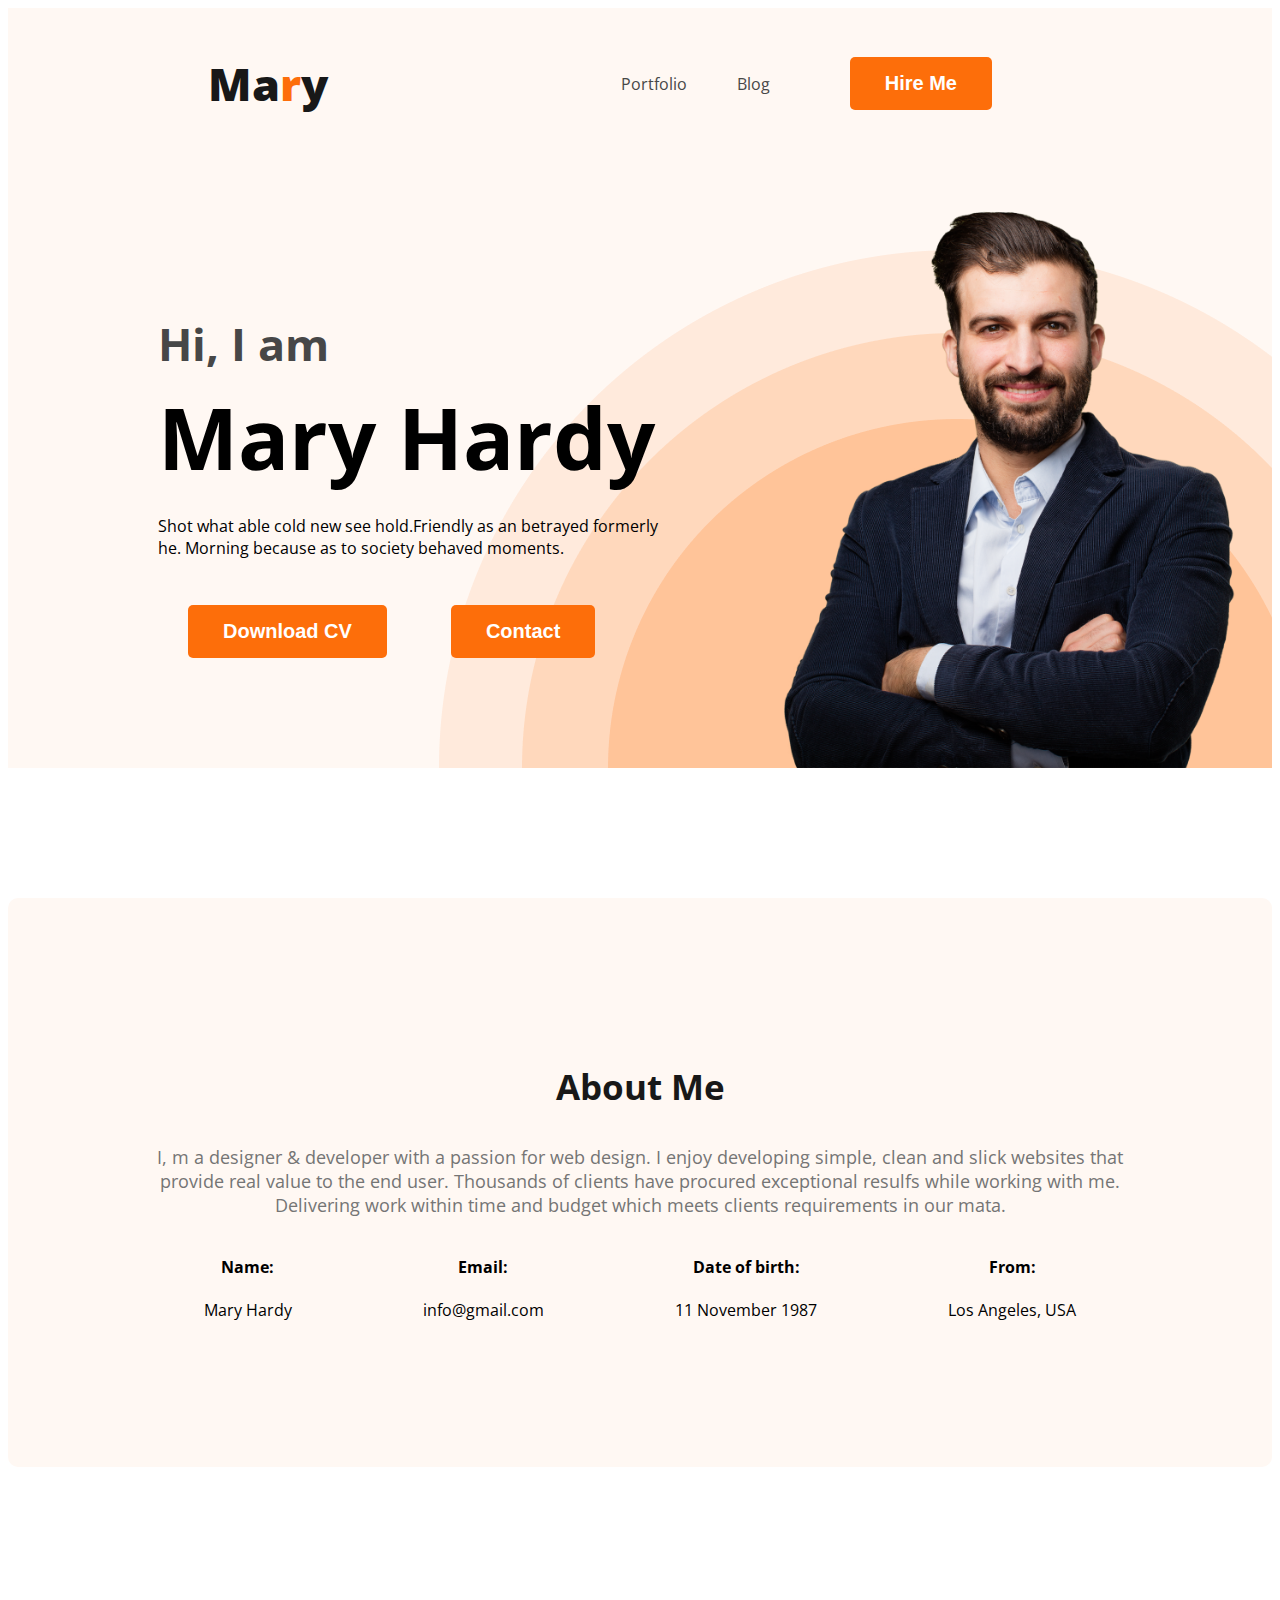
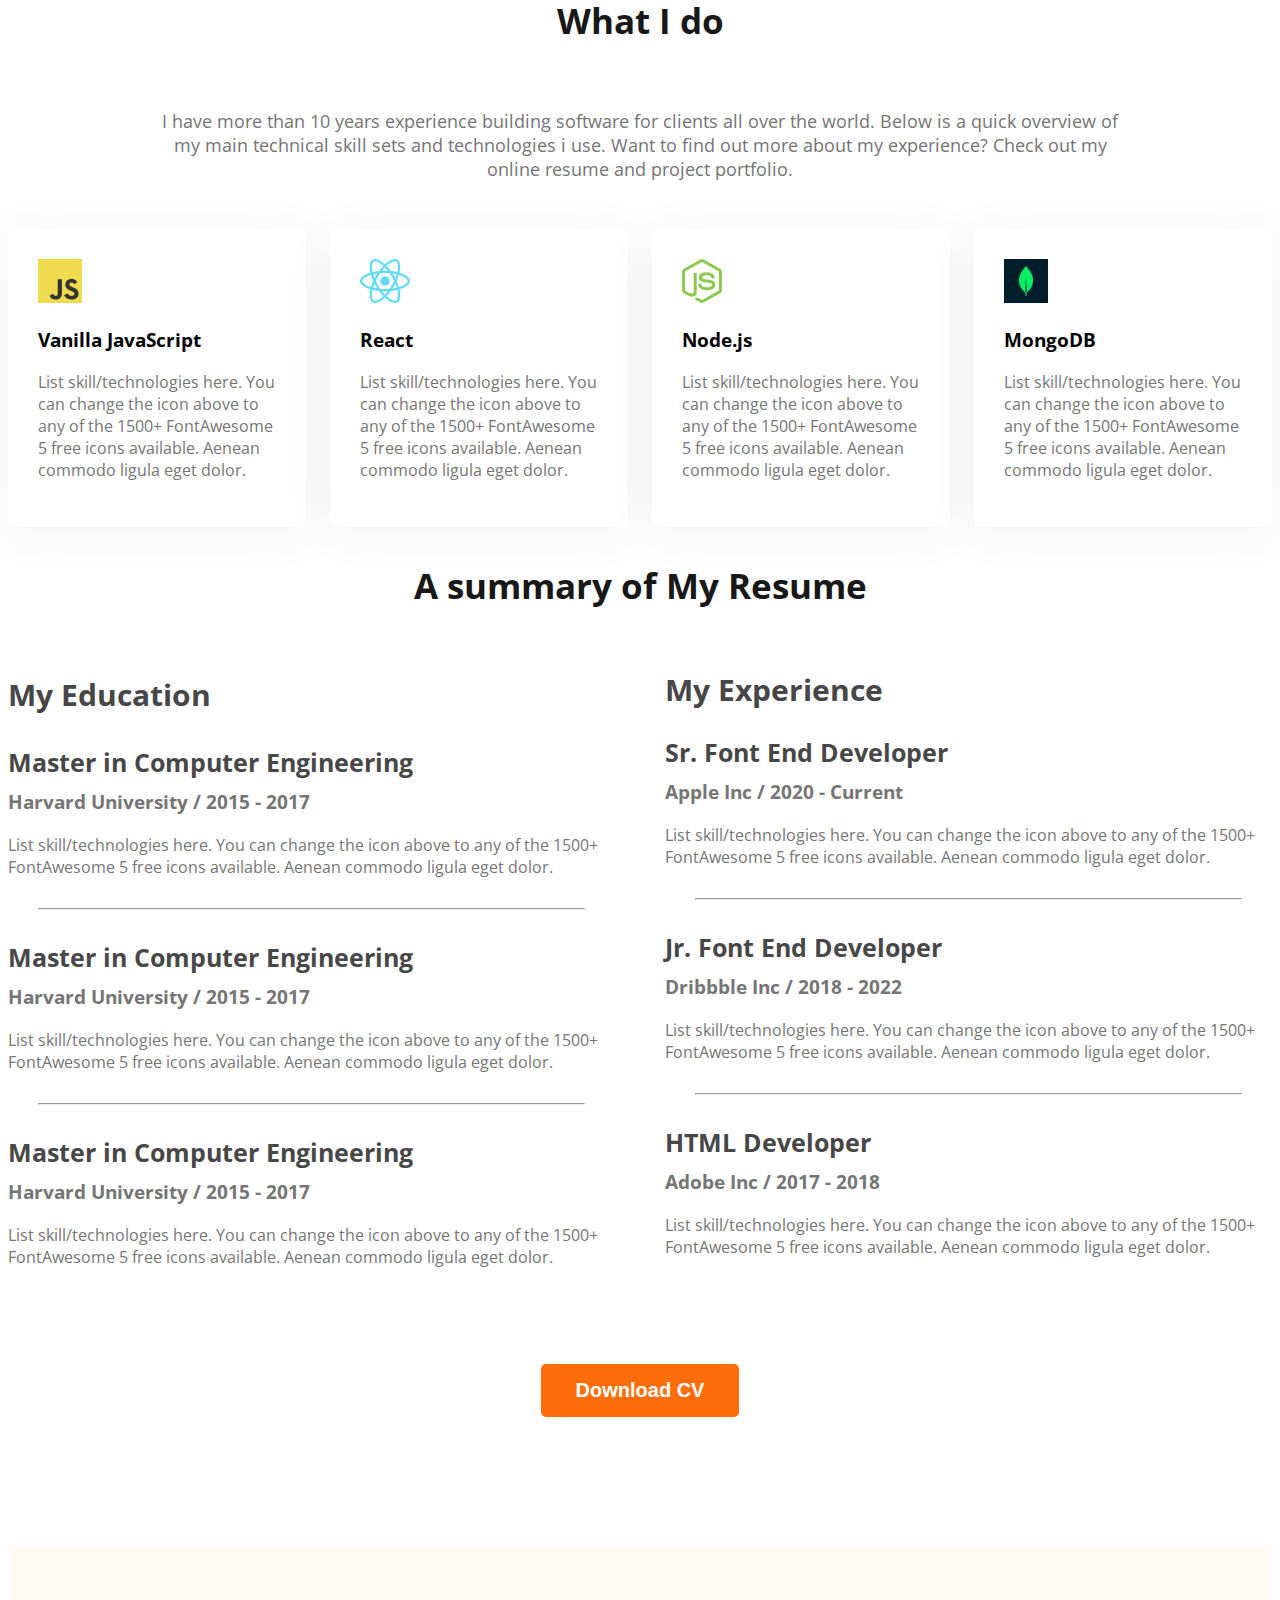
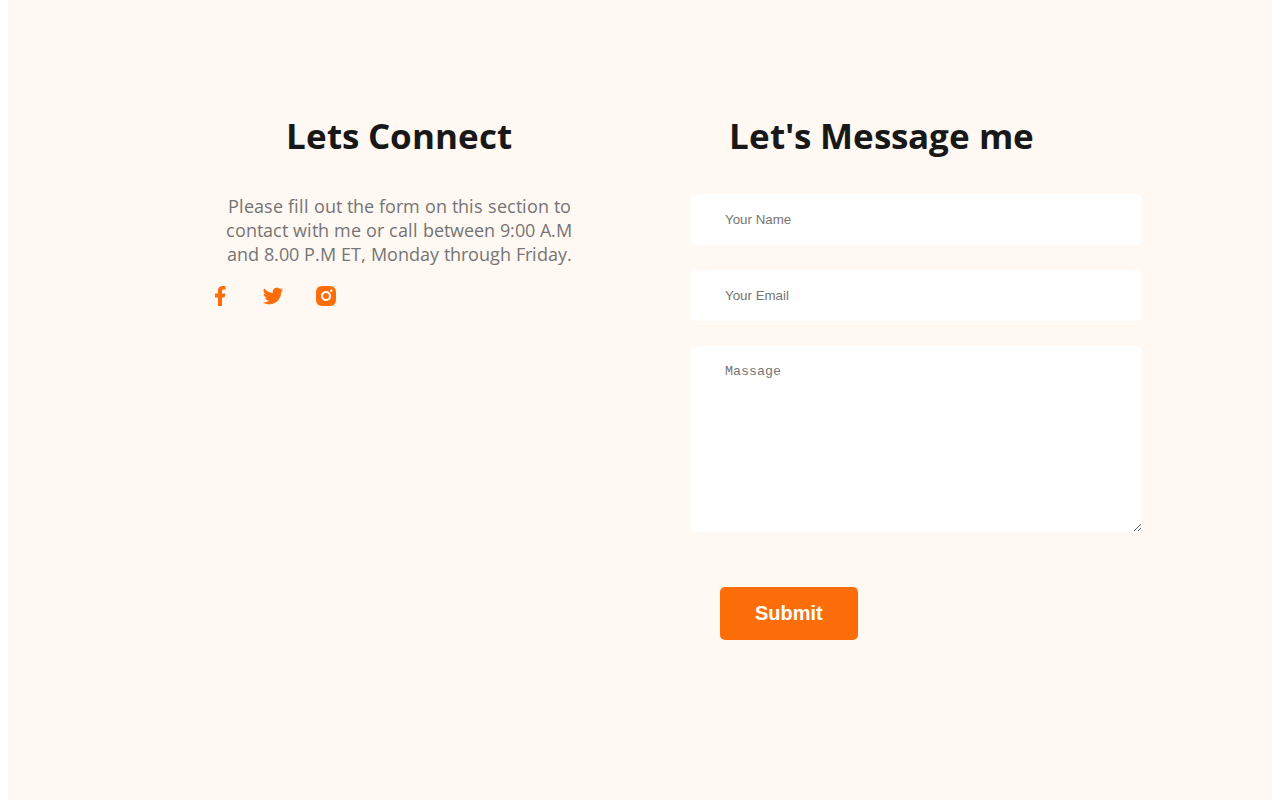
<file: index.html>
<!DOCTYPE html>
<html lang="en">

<head>
    <meta charset="UTF-8">
    <meta name="viewport" content="width=device-width, initial-scale=1.0">
    <title>Web Developer portfolio</title>
    <link rel="preconnect" href="https://fonts.googleapis.com">
    <link rel="preconnect" href="https://fonts.gstatic.com" crossorigin>
    <link href="https://fonts.googleapis.com/css2?family=Open+Sans:wght@400;700;800&display=swap" rel="stylesheet">
    <link rel="stylesheet" href="styles/portfolio.css">
</head>

<body>
    <header class="header">
        <nav>
            <h3 class="nav-title">Ma<span class="text-primary">r</span>y</h3>
            <ul>
                <li><a href="">Portfolio</a></li>
                <li><a href="">Blog</a></li>
                <li><button class="btn-primary">Hire Me </button></li>
            </ul>
        </nav>
        <div class="banner">
            <div class="banner-content">
                <h3 class="banner-greeting">Hi, I am</h3>
                <h1 class="banner-title">Mary Hardy</h1>
                <p class="banner-description">Shot what able cold new see hold.Friendly as an betrayed formerly <br> he.
                    Morning because as to society behaved moments.</p>

                <button class="btn-primary">Download CV</button>
                <button class="btn-primary">Contact</button>
            </div>
            <img class="profile-pic" src="images/hardy.png" alt="">
        </div>
    </header>
    <main>
        <section class="about">
            <h3 class="section-title">About Me</h3>
            <p class="section-description">I, m a designer & developer with a passion for web design. I enjoy developing
                simple, clean and slick websites that provide real value to the end user. Thousands of clients have
                procured exceptional resulfs while working with me. Delivering work within time and budget which meets
                clients requirements in our mata.
            </p>
            <div class="about-info-container ">
                <div class="about-info">
                    <h4 class="info-title">Name:</h4>
                    <p class="info-description"> Mary Hardy </p>
                </div>
                <div class="about-info">
                    <h4 class="info-title">Email:</h4>
                    <p class="info-description">info@gmail.com</p>
                </div>
                <div class="about-info">
                    <h4 class="info-title">Date of birth:</h4>
                    <p class="info-description">11 November 1987</p>
                </div>
                <div class="about-info">
                    <h4 class="info-title">From:</h4>
                    <p class="info-description">Los Angeles, USA</p>
                </div>
            </div>
        </section>
        <!-- what i do section start -->
        <section>
            <h3 class="section-title">What I do</h3>
            <p id="what-i-do-description" class="section-description">
                I have more than 10 years experience building software for clients all over the world. Below is a quick
                overview of my main technical skill sets and technologies i use. Want to find out more about my
                experience? Check out my online resume and project portfolio.
            </p>
            <div class="skill-container">
                <div class="skill">
                    <img src="images/icons/js.png" alt="">
                    <h3 class="skill-title">Vanilla JavaScript</h3>
                    <p class="skill-description">List skill/technologies here. You can change the icon above to any of
                        the 1500+ FontAwesome 5 free icons available. Aenean commodo ligula eget dolor.
                    </p>
                </div>
                <div class="skill">
                    <img src="images/icons/react.png" alt="">
                    <h3 class="skill-title">React</h3>
                    <p class="skill-description">List skill/technologies here. You can change the icon above to any of
                        the 1500+ FontAwesome 5 free icons available. Aenean commodo ligula eget dolor.
                    </p>
                </div>
                <div class="skill">
                    <img src="images/icons/nodejs.png" alt="">
                    <h3 class="skill-title">Node.js</h3>
                    <p class="skill-description">
                        List skill/technologies here. You can change the icon above to any of the 1500+ FontAwesome 5
                        free icons available. Aenean commodo ligula eget dolor.
                    </p>
                </div>
                <div class="skill">
                    <img src="images/icons/mongo.png" alt="">
                    <h3 class="skill-title">MongoDB</h3>
                    <p class="skill-description">
                        List skill/technologies here. You can change the icon above to any of the 1500+ FontAwesome 5
                        free icons available. Aenean commodo ligula eget dolor.
                    </p>
                </div>
            </div>
        </section>
        <!-- Resume section -->
        <section>
            <h3 class="section-title">A summary of My Resume</h3>

            <div class="resume-container">
                <div class="resume-column">
                    <h3 class=" resume-column-title">My Education</h3>
                    <div class="resume-item">
                        <h2 class="resume-item-title">Master in Computer Engineering</h2>
                        <h3 class="resume-item-institute">Harvard University / 2015 - 2017</h3>
                        <p class="resume-item-description">
                            List skill/technologies here. You can change the icon above
                            to any of the 1500+ FontAwesome 5 free icons available. Aenean commodo ligula eget dolor.
                        </p>
                    </div>
                    <hr>
                    <div class="resume-item">
                        <h2 class="resume-item-title">Master in Computer Engineering</h2>
                        <h3 class="resume-item-institute">Harvard University / 2015 - 2017</h3>
                        <p class="resume-item-description">
                            List skill/technologies here. You can change the icon above
                            to any of the 1500+ FontAwesome 5 free icons available. Aenean commodo ligula eget dolor.
                        </p>
                    </div>
                    <hr>
                    <div class="resume-item">
                        <h2 class="resume-item-title">Master in Computer Engineering</h2>
                        <h3 class="resume-item-institute">Harvard University / 2015 - 2017</h3>
                        <p class="resume-item-description">
                            List skill/technologies here. You can change the icon above
                            to any of the 1500+ FontAwesome 5 free icons available. Aenean commodo ligula eget dolor.
                        </p>
                    </div>
                </div>

                <div class="resume-column">
                    <div>
                        <h2 class="resume-column-title">My Experience</h2>

                        <h2 class="resume-item-title">Sr. Font End Developer</h2>
                        <h3 class="resume-item-institute">Apple Inc / 2020 - Current</h3>
                        <p class="resume-item-description">
                            List skill/technologies here. You can change the icon above
                            to any of the 1500+ FontAwesome 5 free icons available. Aenean commodo ligula eget dolor.
                        </p>
                    </div>
                    <hr>

                    <div class="resume-column">
                        <h2 class="resume-item-title">Jr. Font End Developer</h2>
                        <h3 class="resume-item-institute">Dribbble Inc / 2018 - 2022</h3>
                        <p class="resume-item-description">
                            List skill/technologies here. You can change the icon above
                            to any of the 1500+ FontAwesome 5 free icons available. Aenean commodo ligula eget dolor.
                        </p>
                    </div>
                    <hr>
                    <div class="resume-column">
                        <h2 class="resume-item-title">HTML Developer</h2>
                        <h3 class="resume-item-institute">Adobe Inc / 2017 - 2018</h3>
                        <p class="resume-item-description">
                            List skill/technologies here. You can change the icon above
                            to any of the 1500+ FontAwesome 5 free icons available. Aenean commodo ligula eget dolor.
                        </p>
                    </div>
                </div>
            </div>
            <div class="download-cv">
                <button class="btn-primary">Download CV</button>
            </div>


        </section>
    </main>
    <footer>
        <div class="footer-column">
            <h3 class="section-title">Lets Connect</h3>
                <p class="section-description">
                    Please fill out the form on this section to contact with me or call between 9:00 A.M 
                    and 8.00 P.M ET, Monday through Friday.
                </p>    
                    
               
                <div class="social-links">
                    <a href=""><img src="images/icons/facebook.png" alt=""></a>
                    <a href=""><img src="images/icons/twitter.png" alt=""></a>
                    <a href=""><img src="images/icons/insta.png" alt=""></a>

                </div>
        </div>
        <div class="footer-column">
            <h3 class="section-title">Let's Message me</h3>
            <form class="contact" action="">
                <input type="text" placeholder="Your Name">
                <input type="email" placeholder="Your Email">
                <textarea name="" placeholder="Massage" id="" cols="30" rows="10"></textarea>
                <input class="btn-primary" type="submit" value="Submit">
            </form>
        </div>
    </footer>

</body>

</html>
</file>
<file: styles/portfolio.css>
/* common shared styles */
body {
    font-family: 'Open Sans', sans-serif;
}

.text-primary {
    color: #FD6E0A;
}

.btn-primary {
    border-radius: 5px;
    background: #FD6E0A;
    border: 0;
    color: white;
    font-size: 20px;
    font-weight: 700;
    padding: 15px 35px;
}

.section-title {
    color: #181818;
    text-align: center;
    font-size: 35px;
    font-weight: 700;
}

.section-description {
    color: #757575;
    text-align: center;
    font-size: 18px;


}

/* nav related styles */
nav {
    display: flex;
    justify-content: space-between;
    align-items: center;
    margin: 0 200px;
}

.nav-title {
    color: #181818;
    font-size: 45px;
    font-weight: 800;

}

nav>ul {
    display: flex;
    align-items: center;
}

nav li {
    list-style: none;
    margin-right: 50px;
}

nav a {
    text-decoration: none;
    color: #474747;
}

/* header related style */
.header {
    background-color: #FFF8F3;
    background-image: url('../images/header_bg.png');
    background-repeat: no-repeat;
    background-position: bottom right;
}

.banner {
    padding: 30px 30px 0px 150px;
    display: flex;
    align-items: center;
    justify-content: space-between;
}

.banner-content {
    max-width: 500px;
}

.banner .profile-pic {
    width: 500px;

}

.banner-greeting {
    font-size: 45px;
    color: #474747;
    margin-bottom: 0px;
}

.banner-title {
    font-size: 85px;
    font-weight: 700;
    margin-top: 5px;
    margin-bottom: 20px;
}

.btn-primary {
    margin: 30px;
}

/* main section styles */
.main {
    max-width: 1140px;
}

.main section {
    margin-top: 130px;
}

/* about section styles */
.about {
    padding: 130px;
    border-radius: 10px;
    background: #FFF8F3;
    margin: 130px 0;
}

.about-info-container {
    display: flex;
    justify-content: space-around;
}

.about-info {
    text-align: center;
}

/* skills related styles */
#what-i-do-description {
    padding: 30px 150px;
}

.skill-container {
    display: flex;
    gap: 24px;
}

.skill {
    padding: 30px;
    border-radius: 5px;
    background: #FFF;
    box-shadow: 0px 6px 50px 0px rgba(0, 0, 0, 0.06);

}

.skill-description {
    color: #757575;
}

/* resume section style */
.resume-column-title {
    color: #474747;
    font-size: 30px;
    font-weight: 700;

}

.resume-container {
    display: flex;
    gap: 50px;
}

.resume-item-title {
    color: #474747;
    font-size: 25px;
    font-weight: 700;
    margin-bottom: 10px;
}

.resume-item-institute {
    margin-bottom: 20px;
    margin-top: 0px;
}

.resume-item-institute,
.resume-item-description {
    color: #757575;

}

.resume-container hr {
    margin: 30px;
}

.download-cv {
    text-align: center;
    margin: 50px;
}

/* footer style */
footer {
    display: flex;
    gap: 100px;
    background: #FFF8F3;
    margin-top: 100px;
    padding: 130px 200px;
}

.footer-column {
    width: 50%;
}

.social-links a {
    margin-right: 25px;

}

.contact input[type="text"], .contact input[type="email"],
textarea {
    display: block;
    margin-bottom: 25px;
    padding: 18px 35px;
    color: #757575;
    border-radius: 5px;
    background: #FFF;
    border: 0;
    width: 100%;
}
.contact
</file>
